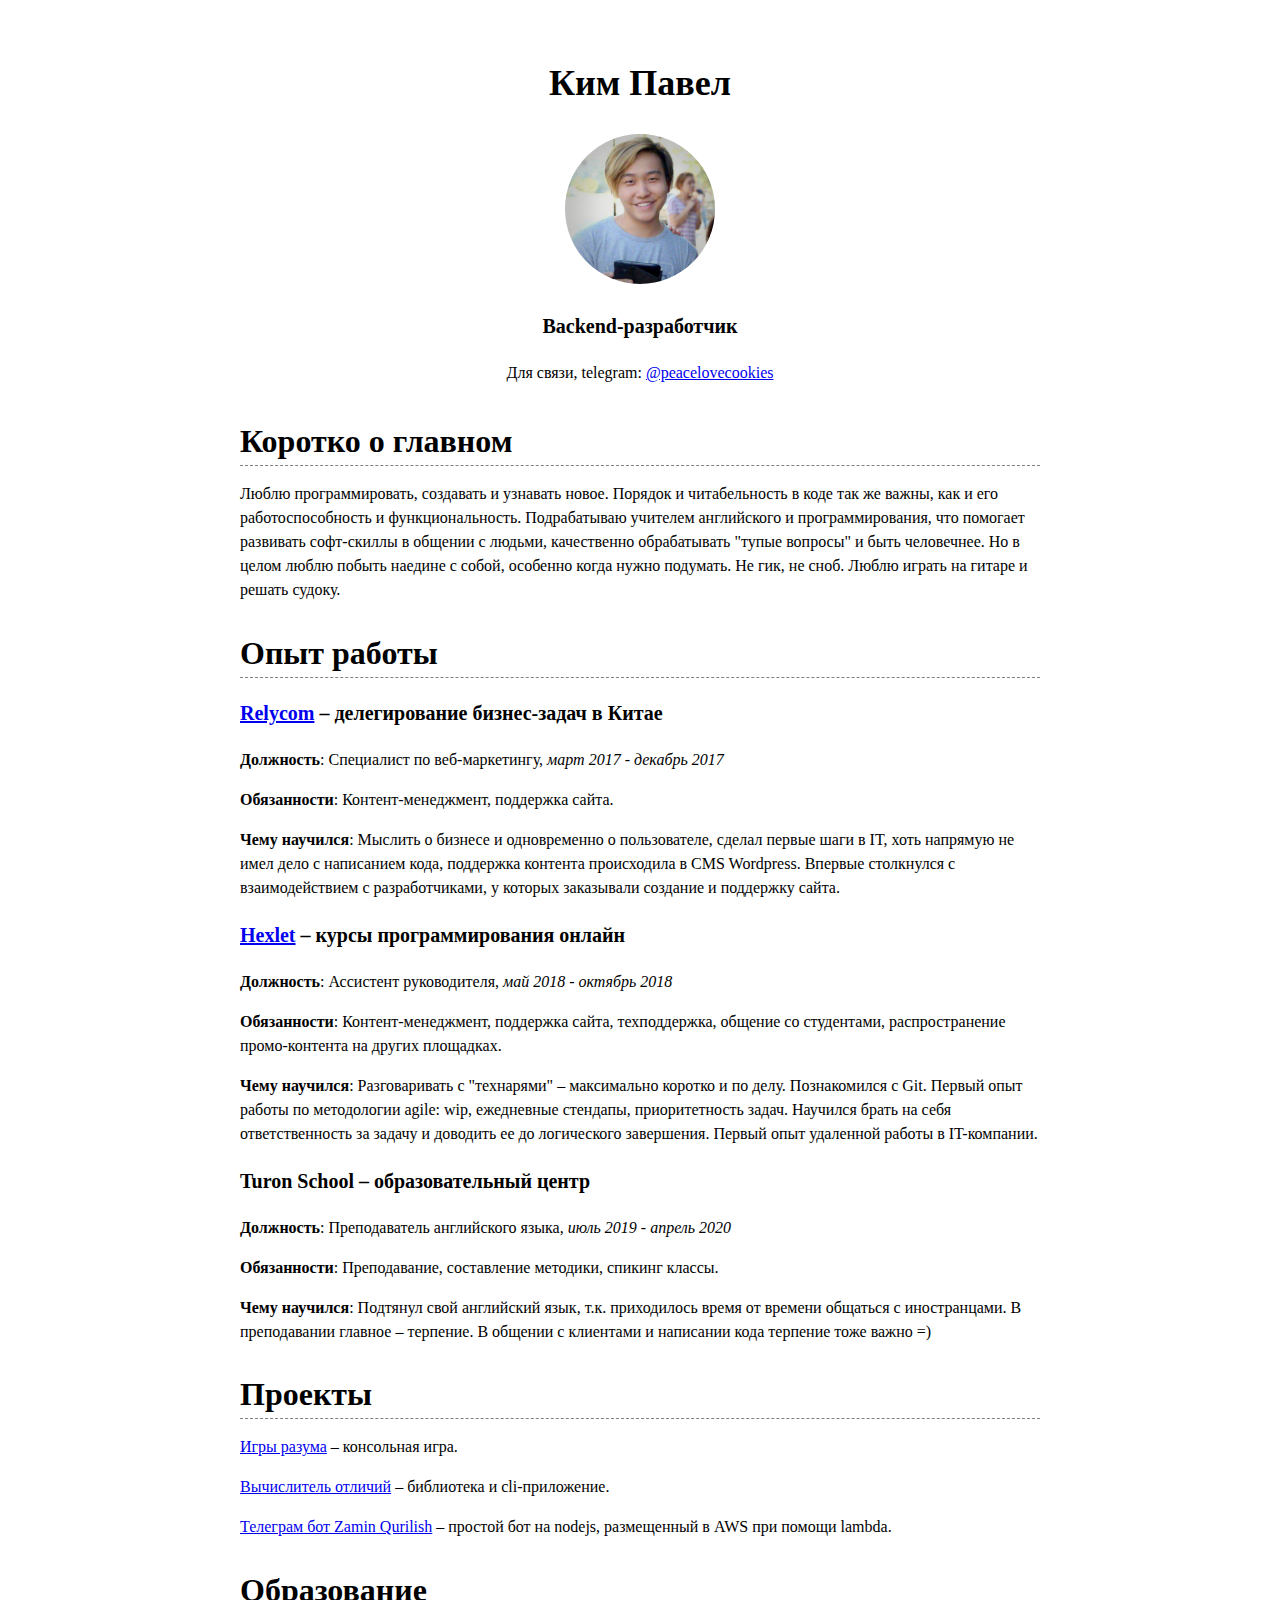
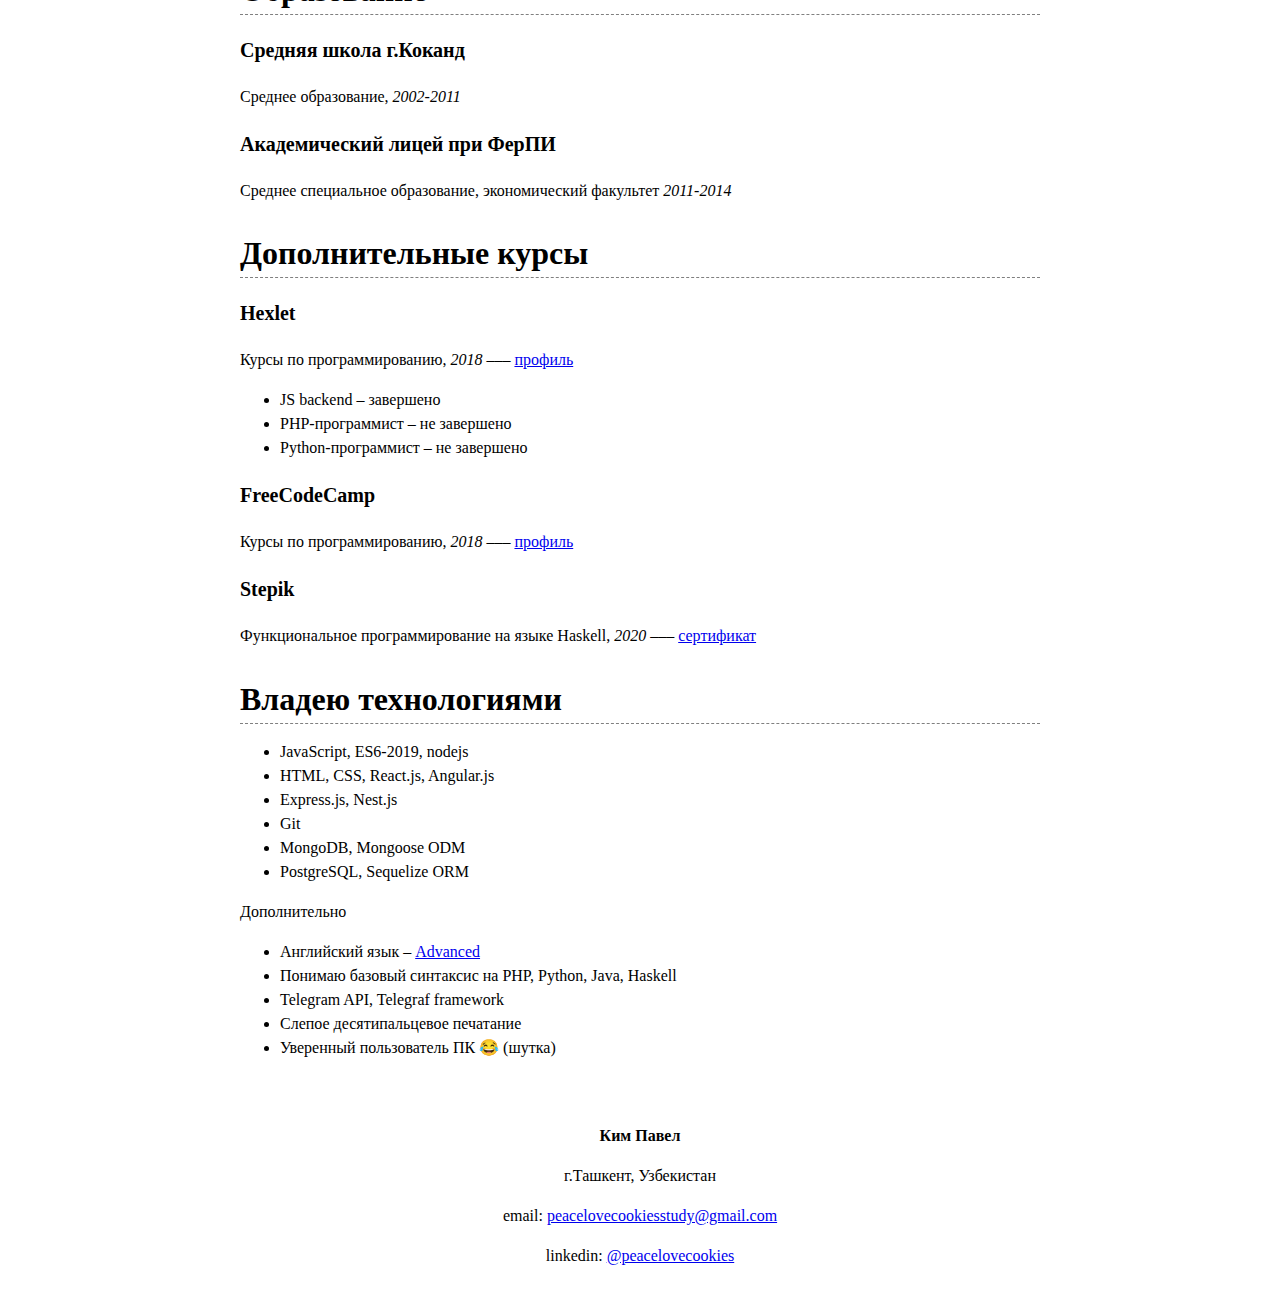
<file: index.html>
<!DOCTYPE html>
<html>
    <head>
        <meta charset="UTF-8">
        <link rel="stylesheet" href="style.css">
        <title>Резюме</title>
    </head>

    <body>
        <div id="header">
            <h1>Ким Павел</h1>
            <img src="avatar.jpg">
            <h3>Backend-разработчик</h3>
            <p>Для связи, telegram: <a href="https://t.me/peacelovecookies">@peacelovecookies</a></p>
        </div>

        <div id="main">
            <h2>Коротко о главном</h2>
                <p>Люблю программировать, создавать и узнавать новое. Порядок и читабельность в коде так же важны, как и его работоспособность
                и функциональность. Подрабатываю учителем английского и программирования, что помогает развивать софт-скиллы в общении с людьми,
                качественно обрабатывать "тупые вопросы" и быть человечнее. Но в целом люблю побыть наедине с собой, особенно когда нужно подумать.
                Не гик, не сноб. Люблю играть на гитаре и решать судоку.</p>

            <h2>Опыт работы</h2>
                <h3><a href="https://relycom.net/ru">Relycom</a> – делегирование бизнес-задач в Китае</h3>
                <p><b>Должность</b>: Специалист по веб-маркетингу, <i>март 2017 - декабрь 2017</i></p>
                <p><b>Обязанности</b>: Контент-менеджмент, поддержка сайта.</p>
                <p><b>Чему научился</b>: Мыслить о бизнесе и одновременно о пользователе, сделал первые шаги в IT, хоть напрямую не имел дело с
                написанием кода, поддержка контента происходила в CMS Wordpress. Впервые столкнулся с взаимодействием с разработчиками, у которых
                заказывали создание и поддержку сайта.</p>

                <h3><a href="https://ru.hexlet.io/pages/about">Hexlet</a> – курсы программирования онлайн</h3>
                <p><b>Должность</b>: Ассистент руководителя, <i> май 2018 - октябрь 2018</i></p>
                <p><b>Обязанности</b>: Контент-менеджмент, поддержка сайта, техподдержка, общение со студентами, распространение промо-контента на
                других площадках.</p>
                <p><b>Чему научился</b>: Разговаривать с "технарями" – максимально коротко и по делу. Познакомился с Git. Первый опыт работы по
                методологии agile: wip, ежедневные стендапы, приоритетность задач. Научился брать на себя ответственность за задачу и доводить ее до логического завершения.
                Первый опыт удаленной работы в IT-компании.</p>

                <h3>Turon School – образовательный центр</h3>
                <p><b>Должность</b>: Преподаватель английского языка, <i> июль 2019 - апрель 2020</i></p>
                <p><b>Обязанности</b>: Преподавание, составление методики, спикинг классы.</p>
                <p><b>Чему научился</b>: Подтянул свой английский язык, т.к. приходилось время от времени общаться с иностранцами.
                В преподавании главное – терпение. В общении с клиентами и написании кода терпение тоже важно =)</p>

            <h2>Проекты</h2>
                <p><a href="https://www.npmjs.com/plc_brain_games">Игры разума</a> – консольная игра.</p>
                <p><a href="https://www.npmjs.com/package/plc_gendiff">Вычислитель отличий</a> – библиотека и cli-приложение.</p>
                <p><a href="https://github.com/peacelovecookies/zqbot">Телеграм бот Zamin Qurilish</a> – простой бот на nodejs, размещенный в AWS при помощи lambda.</p>

            <h2>Образование</h2>
                <h3>Средняя школа г.Коканд</h3>
                <p>Среднее образование, <i>2002-2011</i></p>

                <h3>Академический лицей при ФерПИ</h3>
                <p>Среднее специальное образование, экономический факультет <i>2011-2014</i></p>

            <h2>Дополнительные курсы</h2>
                <h3>Hexlet</h3>
                <p>Курсы по программированию, <i>2018</i> ––– <a href="https://ru.hexlet.io/u/peacelovecookies">профиль</a></p>
                <ul>
                    <li>JS backend – завершено</li>
                    <li>PHP-программист – не завершено</li>
                    <li>Python-программист – не завершено</li>
                </ul>

                <h3>FreeCodeCamp</h3>
                <p>Курсы по программированию, <i>2018</i> ––– <a href="https://www.freecodecamp.org/peacelovecookies">профиль</a></p>

                <h3>Stepik</h3>
                <p>Функциональное программирование на языке Haskell, <i>2020</i> ––– <a href="https://stepik.org/cert/907023">сертификат</a></p>

            <h2>Владею технологиями</h2>
            <ul>
                <li>JavaScript, ES6-2019, nodejs</li>
                <li>HTML, CSS, React.js, Angular.js</li>
                <li>Express.js, Nest.js</li>
                <li>Git</li>
                <li>MongoDB, Mongoose ODM</li>
                <li>PostgreSQL, Sequelize ORM</li>
            </ul>

            <p>Дополнительно</p>
            <ul>
                <li>Английский язык – <a href="https://www.efset.org/cert/cdt4Pa">Advanced</a></li>
                <li>Понимаю базовый синтаксис на PHP, Python, Java, Haskell</li>
                <li>Telegram API, Telegraf framework</li>
                <li>Слепое десятипальцевое печатание</li>
                <li>Уверенный пользователь ПК 😂 (шутка)</li>
            </ul>
        </div>

        <div id="footer">
            <p><b>Ким Павел</b></p>
            <p>г.Ташкент, Узбекистан</p>
            <p>email: <a href="mailto:peacelovecookiesstudy@gmail.com">peacelovecookiesstudy@gmail.com</a></p>
            <p>linkedin: <a href="https://www.linkedin.com/in/peacelovecookies/">@peacelovecookies</a></p>
        </div>

    </body>
</html>
</file>
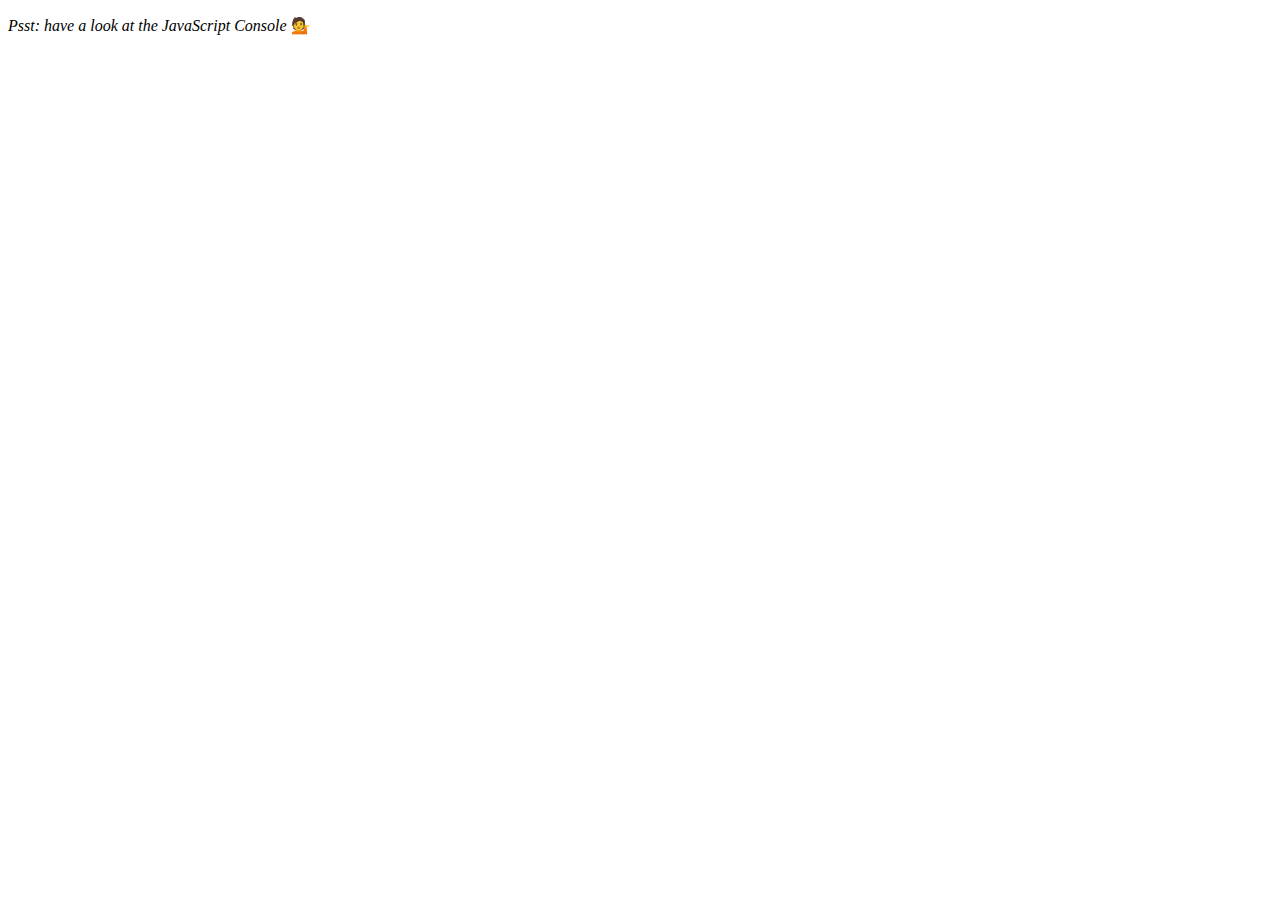
<file: portfolio/Array-cardio-day1/index.html>
<!DOCTYPE html>
<html lang="en">
  <head>
    <meta charset="UTF-8">
    <title>Array Cardio. Day 1 💪</title>
  </head>
  <body>
    <p><em>Psst: have a look at the JavaScript Console</em> 💁</p>
    <script>
      // Get your shorts on - this is an array workout!
      // ## Array Cardio Day 1

      // Some data we can work with:
      const inventors = [
        { first: 'Albert', last: 'Einstein', year: 1879, passed: 1955 },
        { first: 'Isaac', last: 'Newton', year: 1643, passed: 1727 },
        { first: 'Galileo', last: 'Galilei', year: 1564, passed: 1642 },
        { first: 'Marie', last: 'Curie', year: 1867, passed: 1934 },
        { first: 'Johannes', last: 'Kepler', year: 1571, passed: 1630 },
        { first: 'Nicolaus', last: 'Copernicus', year: 1473, passed: 1543 },
        { first: 'Max', last: 'Planck', year: 1858, passed: 1947 },
        { first: 'Katherine', last: 'Blodgett', year: 1898, passed: 1979 },
        { first: 'Ada', last: 'Lovelace', year: 1815, passed: 1852 },
        { first: 'Sarah E.', last: 'Goode', year: 1855, passed: 1905 },
        { first: 'Lise', last: 'Meitner', year: 1878, passed: 1968 },
        { first: 'Hanna', last: 'Hammarström', year: 1829, passed: 1909 }
      ];
      
      const people = ['Beck, Glenn', 'Becker, Carl', 'Beckett, Samuel', 'Beddoes, Mick', 'Beecher, Henry', 'Beethoven, Ludwig', 'Begin, Menachem', 'Belloc, Hilaire', 'Bellow, Saul', 'Benchley, Robert', 'Benenson, Peter', 'Ben-Gurion, David', 'Benjamin, Walter', 'Benn, Tony', 'Bennington, Chester', 'Benson, Leana', 'Bent, Silas', 'Bentsen, Lloyd', 'Berger, Ric', 'Bergman, Ingmar', 'Berio, Luciano', 'Berle, Milton', 'Berlin, Irving', 'Berne, Eric', 'Bernhard, Sandra', 'Berra, Yogi', 'Berry, Halle', 'Berry, Wendell', 'Bethea, Erin', 'Bevan, Aneurin', 'Bevel, Ken', 'Biden, Joseph', 'Bierce, Ambrose', 'Biko, Steve', 'Billings, Josh', 'Biondo, Frank', 'Birrell, Augustine', 'Black, Elk', 'Blair, Robert', 'Blair, Tony', 'Blake, William'];

      // Array.prototype.filter()
      // 1. Filter the list of inventors for those who were born in the 1500's
      const wasBornInFifteens = inventors.filter(inventor => inventor.year >= 1500 && inventor.year < 1600);
      
      // Array.prototype.map()
      // 2. Give us an array of the inventors' first and last names
      const onlyNames = inventors.map(inventor => `${inventor.first} ${inventor.last}`);
      
      // Array.prototype.sort()
      // 3. Sort the inventors by birthdate, oldest to youngest
      const sortedByBirthYear = inventors.sort((inventor1, inventor2) => inventor1.year > inventor2.year);
      
      // Array.prototype.reduce()
      // 4. How many years did all the inventors live?
      const totalAges = inventors.reduce((acc, inventor) => (inventor.passed - inventor.year) + acc, 0);

      // 5. Sort the inventors by years lived
      const sortedByYearsLived = inventors.sort((inventor1, inventor2) => (inventor1.passed - inventor1.year) < (inventor2.passed - inventor2.year));

      // 6. create a list of Boulevards in Paris that contain 'de' anywhere in the name
      // https://en.wikipedia.org/wiki/Category:Boulevards_in_Paris
      
      /*
      const category = document.querySelector('.mw-category');
      const links = Array.from(category.querySelectorAll('a'));
      const containsDe = links.filter(link => /de/.test(link.textContent));
      */

      // 7. sort Exercise
      // Sort the people alphabetically by last name
      const sortedByLastName = people.sort((first, next) => {
        [lastname1, firstname1] = first.split(', ');
        [lastname2, firstname2] = next.split(', ');

        return (lastname1 > lastname2) ? 1 : -1;
      });

      // 8. Reduce Exercise
      // Sum up the instances of each of these
      const data = ['car', 'car', 'truck', 'truck', 'bike', 'walk', 'car', 'van', 'bike', 'walk', 'car', 'van', 'car', 'truck' ];
      const transoprtation = data.reduce((acc, item) => {
        if (!acc[item]) {
          acc[item] = 1;
        } else {
          acc[item] += 1;
        }
        return acc;
      }, {});
    </script>
  </body>
</html>
</file>
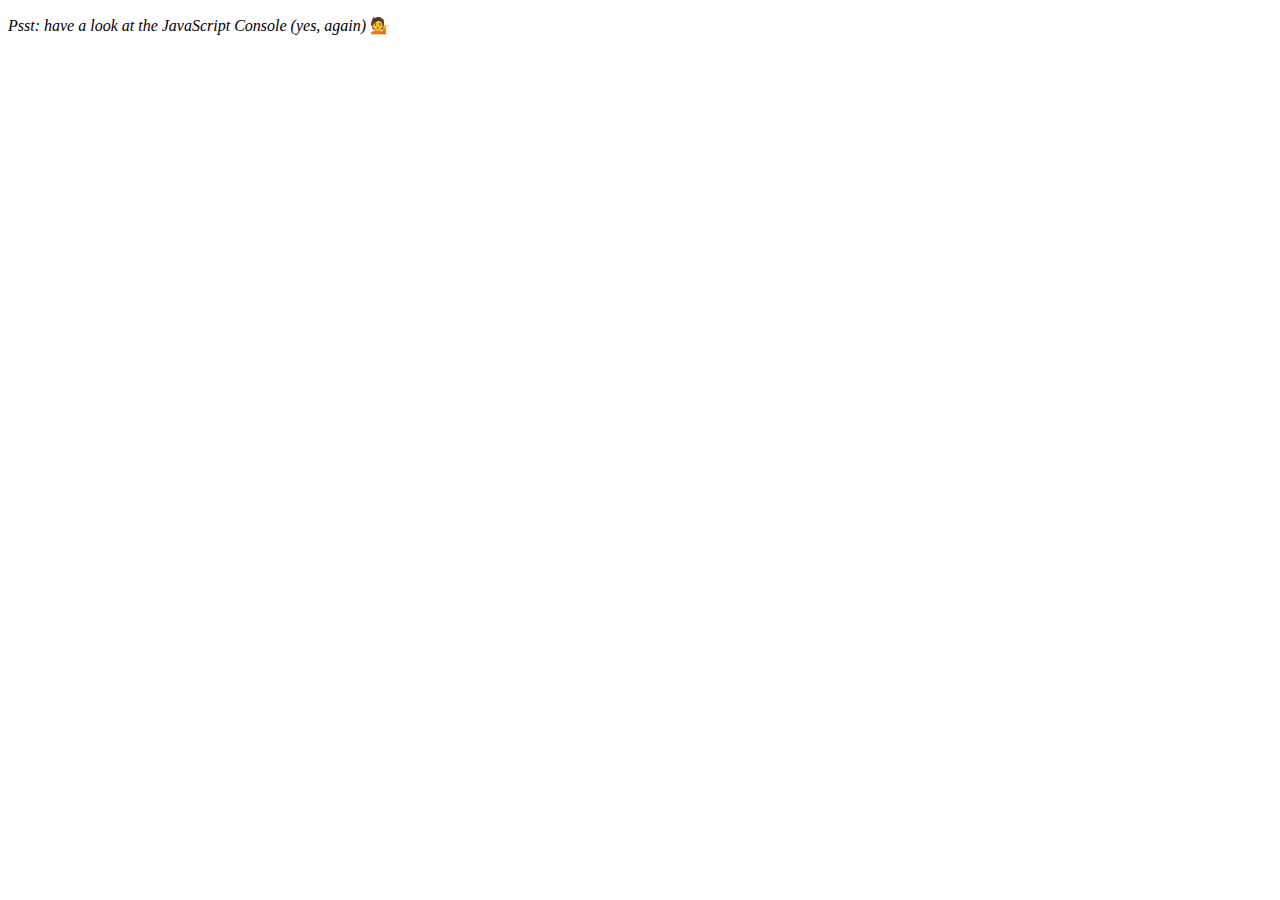
<file: portfolio/Array-cardio-day2/index.html>
<!DOCTYPE html>
<html lang="en">
  <head>
    <meta charset="UTF-8">
    <title>Array Cardio 💪💪</title>
  </head>
  <body>
    <p><em>Psst: have a look at the JavaScript Console (yes, again)</em> 💁</p>
    <script>
      // ## Array Cardio Day 2
      const people = [
        { name: 'Wes', year: 1988 },
        { name: 'Kait', year: 1986 },
        { name: 'Irv', year: 1970 },
        { name: 'Lux', year: 2015 }
      ];
      const comments = [
        { text: 'Love this!', id: 523423 },
        { text: 'Super good', id: 823423 },
        { text: 'You are the best', id: 2039842 },
        { text: 'Ramen is my fav food ever', id: 123523 },
        { text: 'Nice Nice Nice!', id: 542328 }
      ];
      // Some and Every Checks
      // Array.prototype.some() // is at least one person 19 or older?
      const isSomeoneAdult = people.some(person => {
        const currentYear = (new Date()).getFullYear();
        return (currentYear - person.year) >= 19;
      });

      // Array.prototype.every() // is everyone 19 or older?
      const isEveryoneSAdult = people.every(person => {
        const currentYear = (new Date()).getFullYear();
        return (currentYear - person.year) >= 19;
      });

      // Array.prototype.find()
      // Find is like filter, but instead returns just the one you are looking for
      // find the comment with the ID of 823423
      const comment = comments.find(comment => (comment.id === 823423));

      // Array.prototype.findIndex()
      // Find the comment with this ID
      // delete the comment with the ID of 823423
      const index = comments.findIndex(comment => comment.id === 823423);
      const newComments = [
        ...comments.slice(0, index),
        ...comments.slice(index + 1),
      ];
    </script>
  </body>
</html>
</file>
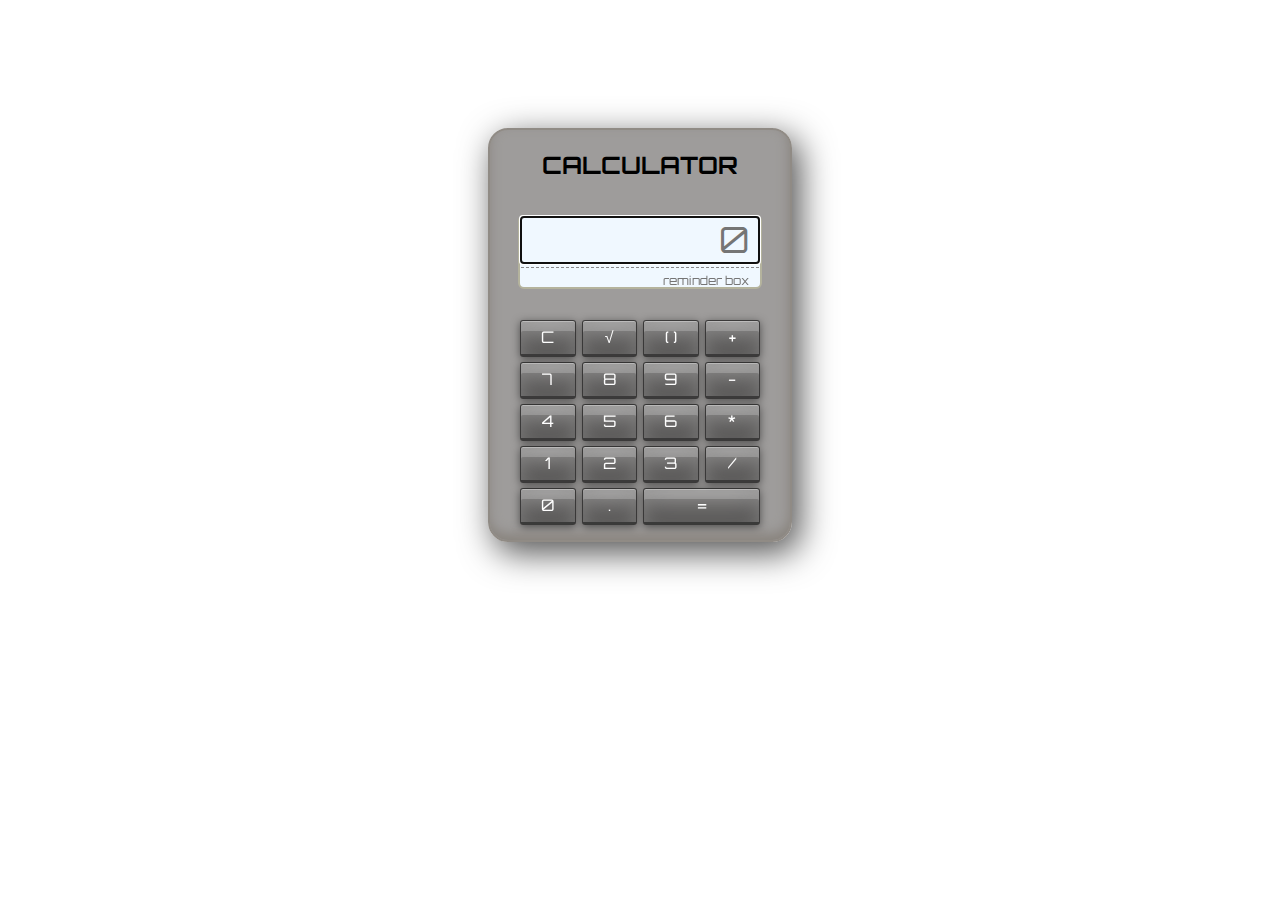
<file: portfolio/calculator/index.html>
<!DOCTYPE html>
<html>
  <head>
    <meta charset="utf-8">
    <meta name="viewport" content="width=device-width, initial-scale=1">
    <title>Calculator</title>
    <link rel="stylesheet" href="style.css">
    <script src="https://ajax.googleapis.com/ajax/libs/jquery/3.3.1/jquery.min.js"></script>
    <!-- <script src="jquery.textfill.js" ></script> -->
    <script src="script.js"></script>
  </head>
  <body>
    <div class="calculator">
      <div class="container">
        
        <h4>CALCULATOR</h4>
        
        <div class="input-box">
          <input class="input" id="entry" type="text" placeholder="0" value="" autofocus>
          <input class="input" id="reminder" type="text" value="" placeholder="reminder box" disabled>
        </div>
        
        <div class="buttons-box">
          <button class="all-clear" type="button">C</button>
          <button class="sqrt">√</button>
          <button class="brackets">( )</button>
          <button class="operator">+</button>

          <button class="number">7</button>
          <button class="number">8</button>
          <button class="number">9</button>
          <button class="operator">-</button>

          

          <button class="number">4</button>
          <button class="number">5</button>
          <button class="number">6</button>
          <button class="operator">*</button>

          

          <button class="number">1</button>
          <button class="number">2</button>
          <button class="number">3</button>
          <button class="operator">/</button>


          <button class="number">0</button>
          <button class="dec-point">.</button>
          <button class="equalButton">=</button>
        </div>
      </div>
    </div>
    
    <!-- scripts -->
    
    <!--
    <script>
      function update() {
        var size = parseInt($('#input').val(), 10);
        if (!isNaN(size)) {
          $('.dyntextval').html($('#input').val());
          $('.jtextfill').textfill({debug: true, maxFontPixels: size});
        }
      }

      $(function () {
        $('#maxsize').keyup(update);
        $('#dyntext').keyup(update);
        update()
      });
    </script>
    -->
  </body>
</html>
</file>
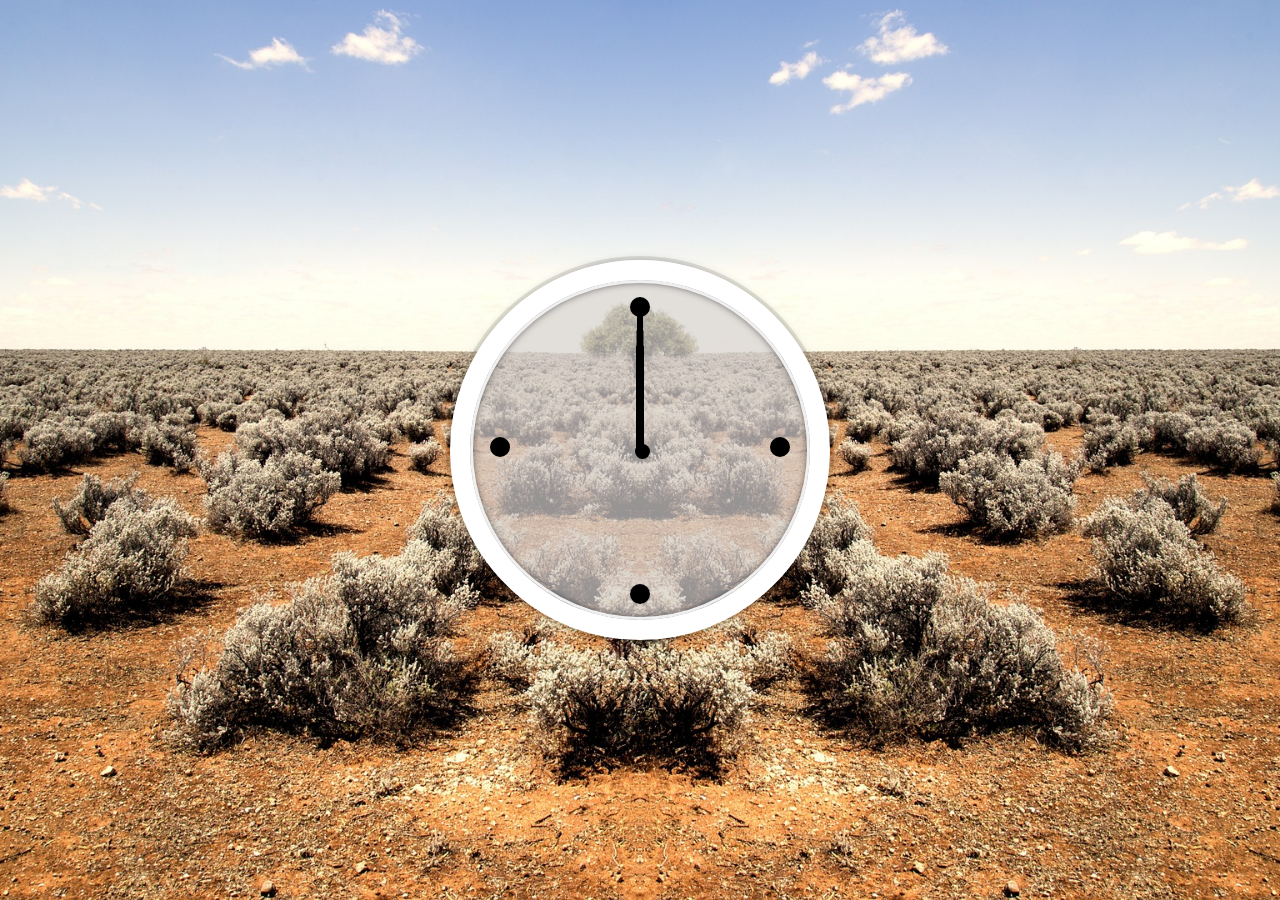
<file: portfolio/css-js-clock/index.html>
<!DOCTYPE html>
<html lang="en">
		<head>
		  <meta charset="UTF-8">
		  <title>JS + CSS Clock</title>
		  <link rel="stylesheet" href="style.css">
		</head>
	<body>


	    <div class="clock">
	      <div class="clock-face">
	        <div class="hand hour-hand"></div>
	        <div class="hand min-hand"></div>
	        <div class="hand second-hand"></div>
			<div class="number zero-point"></div>
			<div class="number three-point"></div>
			<div class="number six-point"></div>
			<div class="number nine-point"></div>	
			<div class="center"></div>
	      </div>
		</div>

		<script>
			const secondHand = document.querySelector('.second-hand');
			const minHand = document.querySelector('.min-hand');
			const hourHand = document.querySelector('.hour-hand');
			function setDate() {
				const now = new Date();

				const seconds = now.getSeconds();
				const secondsDegrees = ((seconds / 60) * 360) + 90;
				secondHand.style.transform = `rotate(${secondsDegrees}deg)`;

				if (seconds === 59) {
					secondHand.style.transition = 'none';
				} else if (seconds === 1) {
					secondHand.style.transition = 'cubic-bezier(.1, 3, .5, 1.5) 0.06s';
				}

				const mins = now.getMinutes();
				const minsDegrees = ((mins / 60) * 360) + 90;
				minHand.style.transform = `rotate(${minsDegrees}deg)`;

				if (mins === 59) {
					minHand.style.transition = 'none';
					hourHand.style.transition = 'none';
				} else if (mins === 1) {
					minHand.style.transition = 'cubic-bezier(.1, 3, .5, 1.5) 0.06s';
					hourHand.style.transition = 'cubic-bezier(.1, 3, .5, 1.5) 0.06s';
				}

				const hours = now.getHours();
				const hoursDegrees = ((hours / 12) * 360) + 90;
				hourHand.style.transform = `rotate(${hoursDegrees}deg)`;
			}

			setInterval(setDate, 1000);
		</script>
	</body>
</html>
</file>
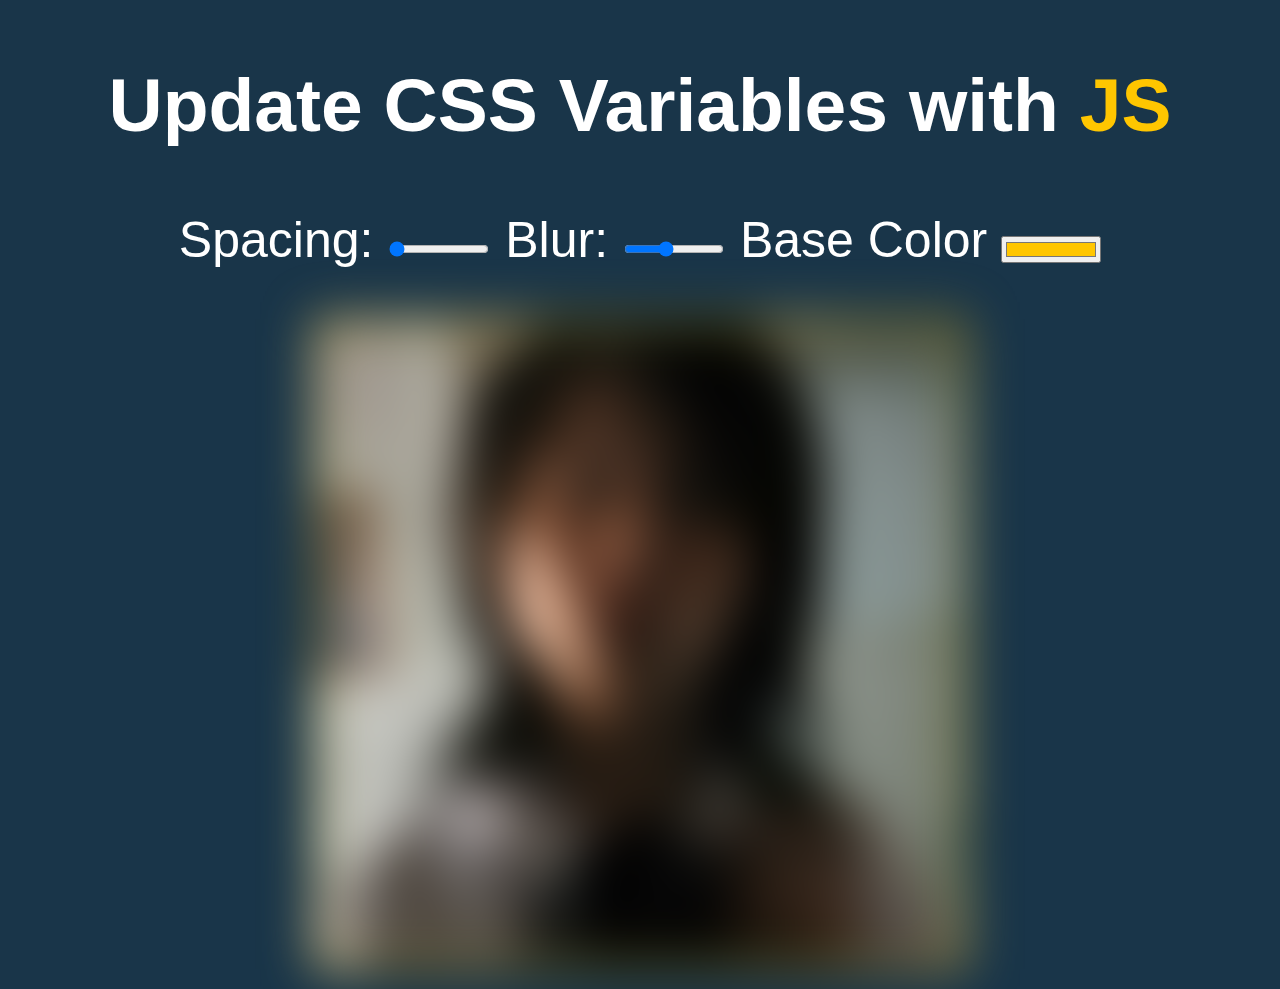
<file: portfolio/CSS-Variables/index.html>
<!DOCTYPE html>
<html lang="en">
  <head>
    <meta charset="UTF-8">
    <title>Scoped CSS Variables and JS</title>
    <link rel="stylesheet" href="style.css">
  </head>

  <body>
    <h2>Update CSS Variables with <span class='hl'>JS</span></h2>

    <div class="controls">
      <label for="spacing">Spacing:</label>
      <input id="spacing" type="range" name="spacing" min="10" max="200" value="10" data-sizing="px">

      <label for="blur">Blur:</label>
      <input id="blur" type="range" name="blur" min="0" max="25" value="10" data-sizing="px">

      <label for="base">Base Color</label>
      <input id="base" type="color" name="base" value="#ffc600">
    </div>

    <img src="img/wut.jpg">

    <script>
      const inputs = document.querySelectorAll('.controls input')

      function handleUpdate() {
        const suffix = this.dataset.sizing || '';

        document.documentElement.style.setProperty(`--${this.name}`, `${this.value}${suffix}`);
      }

      inputs.forEach(input => input.addEventListener('change', handleUpdate));
      inputs.forEach(input => input.addEventListener('mousemove', handleUpdate));
    </script>
  </body>
</html>
</file>
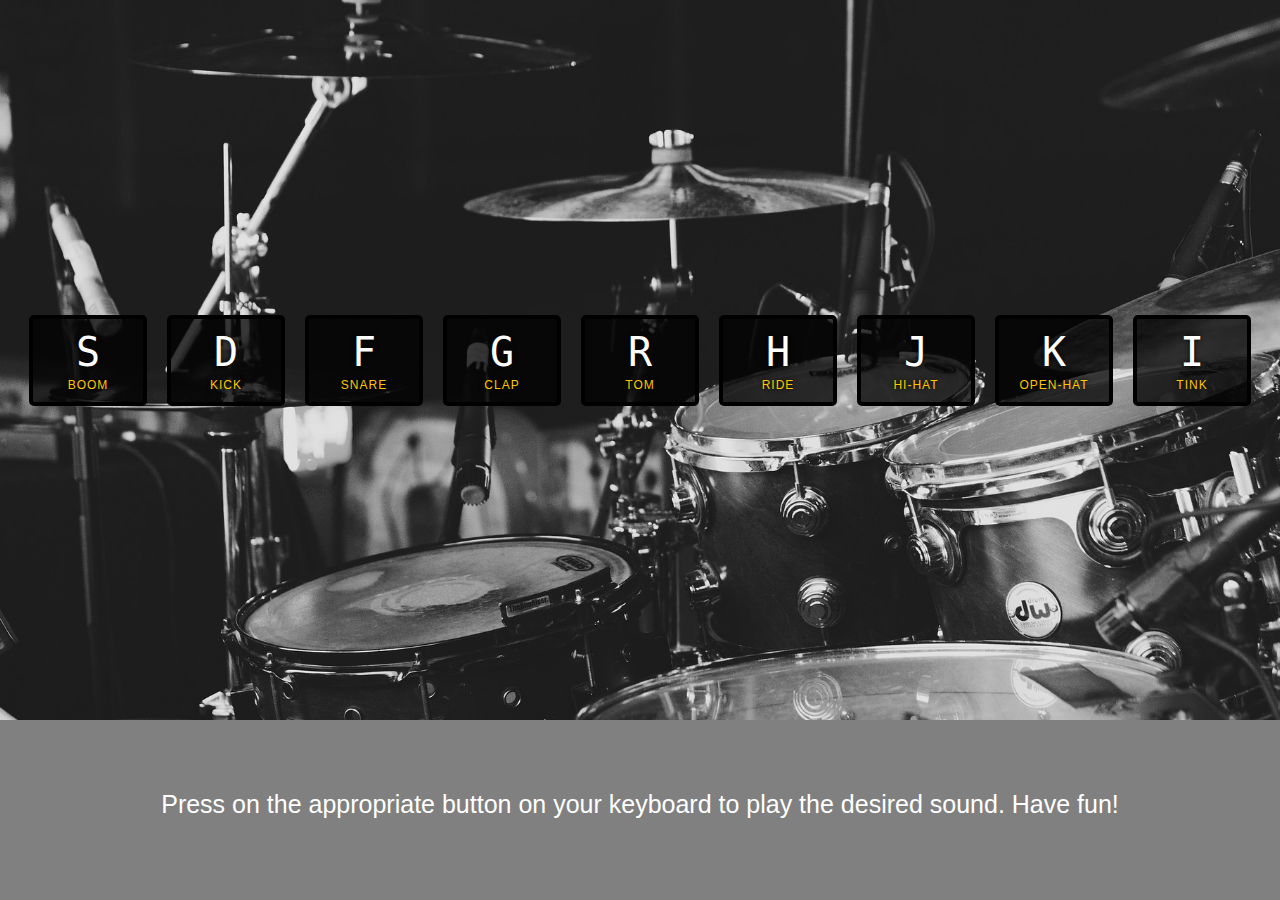
<file: portfolio/drum-kit/index.html>
<!DOCTYPE html>
<html lang="en">
<head>
  <meta charset="UTF-8">
  <title>plain JS Drum Kit</title>
  <link rel="stylesheet" href="style.css">
</head>
<body>

  <!-- drums -->
  <div class="keys">
    <div data-key="83" class="key">
      <kbd>S</kbd>
      <span class="sound">boom</span>
    </div>
    <div data-key="68" class="key">
      <kbd>D</kbd>
      <span class="sound">kick</span>
    </div>
    <div data-key="70" class="key">
      <kbd>F</kbd>
      <span class="sound">snare</span>
    </div>
    <div data-key="71" class="key">
      <kbd>G</kbd>
      <span class="sound">clap</span>
    </div>
    <div data-key="82" class="key">
      <kbd>R</kbd>
      <span class="sound">tom</span>
    </div>
    <!-- cymbals -->
    <div data-key="72" class="key">
      <kbd>H</kbd>
      <span class="sound">ride</span>
    </div>
    <div data-key="74" class="key">
      <kbd>J</kbd>
      <span class="sound">hi-hat</span>
    </div>
    <div data-key="75" class="key">
      <kbd>K</kbd>
      <span class="sound">open-hat</span>
    </div>
    <div data-key="73" class="key">
      <kbd>I</kbd>
      <span class="sound">tink</span>
    </div>
  </div>

  <footer>
    <div id="instruction"><p>Press on the appropriate button on your keyboard to play the desired sound. Have fun!</p></div>
  </footer>

  <!-- drums -->
  <audio data-key="83" src="sounds/boom.wav"></audio>
  <audio data-key="68" src="sounds/kick.wav"></audio>
  <audio data-key="70" src="sounds/snare.wav"></audio>
  <audio data-key="71" src="sounds/clap.wav"></audio>
  <audio data-key="82" src="sounds/tom.wav"></audio>
  <!-- cymbals -->
  <audio data-key="72" src="sounds/ride.wav"></audio>
  <audio data-key="74" src="sounds/hihat.wav"></audio>
  <audio data-key="75" src="sounds/openhat.wav"></audio>
  <audio data-key="73" src="sounds/tink.wav"></audio>

<script>
  function playSound(e) {
    const audio = document.querySelector(`audio[data-key="${e.keyCode}"]`);
    const key = document.querySelector(`.key[data-key="${e.keyCode}"]`);
    if (!audio) return;
    audio.currentTime = 0;
    audio.play();
    key.classList.add('playing');
  }

  function removeTransition(e) {
    if (e.propertyName !== 'transform') return;
    this.classList.remove('playing');
  }

  const keys = document.querySelectorAll('.key');
  keys.forEach(key => key.addEventListener('transitionend', removeTransition));
  window.addEventListener('keydown', playSound);
</script>


</body>
</html>
</file>
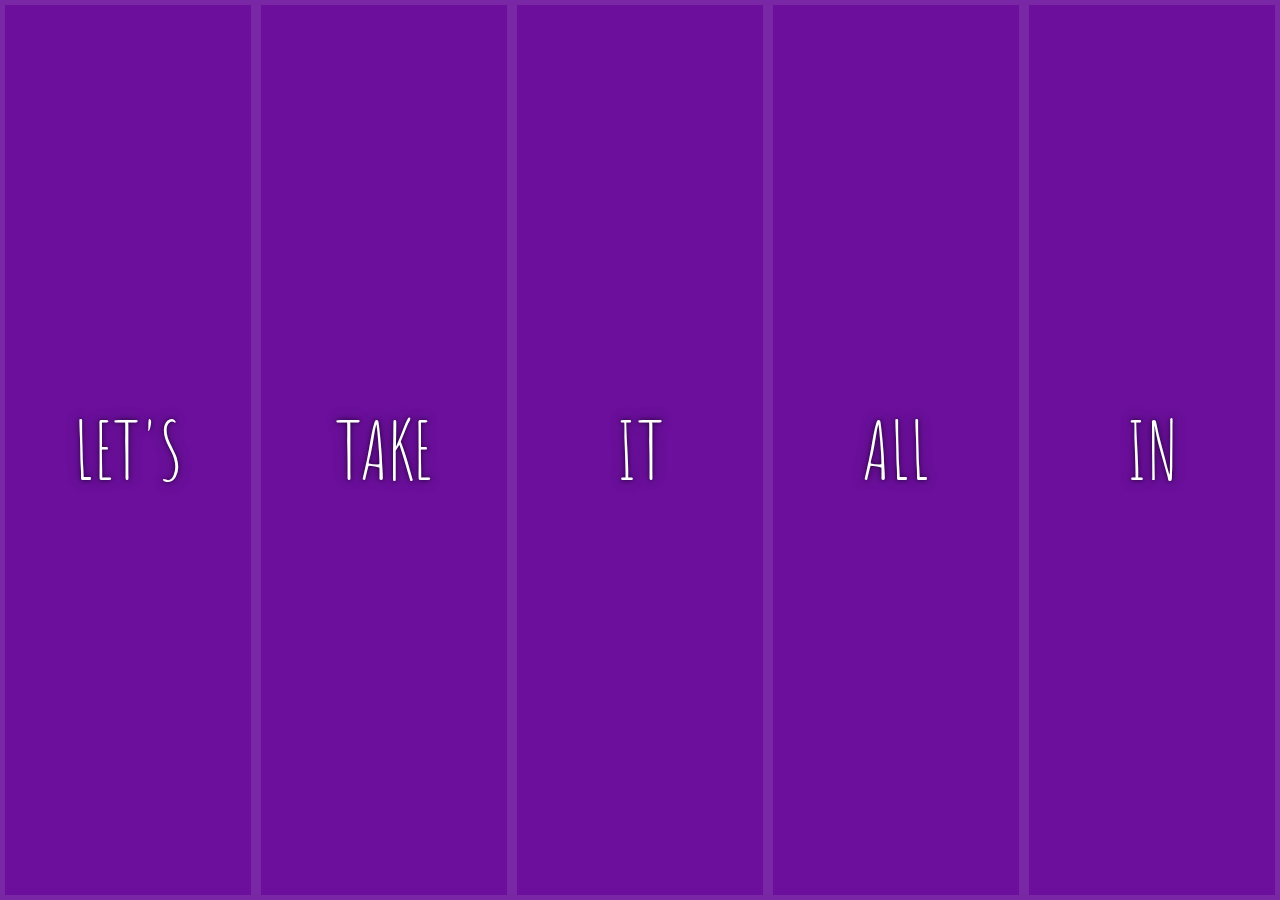
<file: portfolio/flex-panel-gallery/index.html>
<!DOCTYPE html>
<html lang="en">
  <head>
    <meta charset="UTF-8">
    <title>Flex Panels 💪</title>
    <link href='https://fonts.googleapis.com/css?family=Amatic+SC' rel='stylesheet' type='text/css'>
    <link rel='stylesheet' href='style.css'>
  </head>

  <body>   
    <div class="panels">
      <div class="panel panel1">
        <p>Hey</p>
        <p>Let's</p>
        <p>Dance</p>
      </div>
      <div class="panel panel2">
        <p>Give</p>
        <p>Take</p>
        <p>Receive</p>
      </div>
      <div class="panel panel3">
        <p>Experience</p>
        <p>It</p>
        <p>Today</p>
      </div>
      <div class="panel panel4">
        <p>Give</p>
        <p>All</p>
        <p>You can</p>
      </div>
      <div class="panel panel5">
        <p>Life</p>
        <p>In</p>
        <p>Motion</p>
      </div>
    </div>

    <script>
      const panels = document.querySelectorAll('.panel');

      function toggleOpen() {
        this.classList.toggle('open');
      }

      function toggleOpenActive(e) {
        if (e.propertyName.includes('flex')) {
          this.classList.toggle('open-active');
        }
      }

      panels.forEach(panel => panel.addEventListener('click', toggleOpen));
      panels.forEach(panel => panel.addEventListener('transitionend', toggleOpenActive));
    </script>



  </body>
</html>
</file>
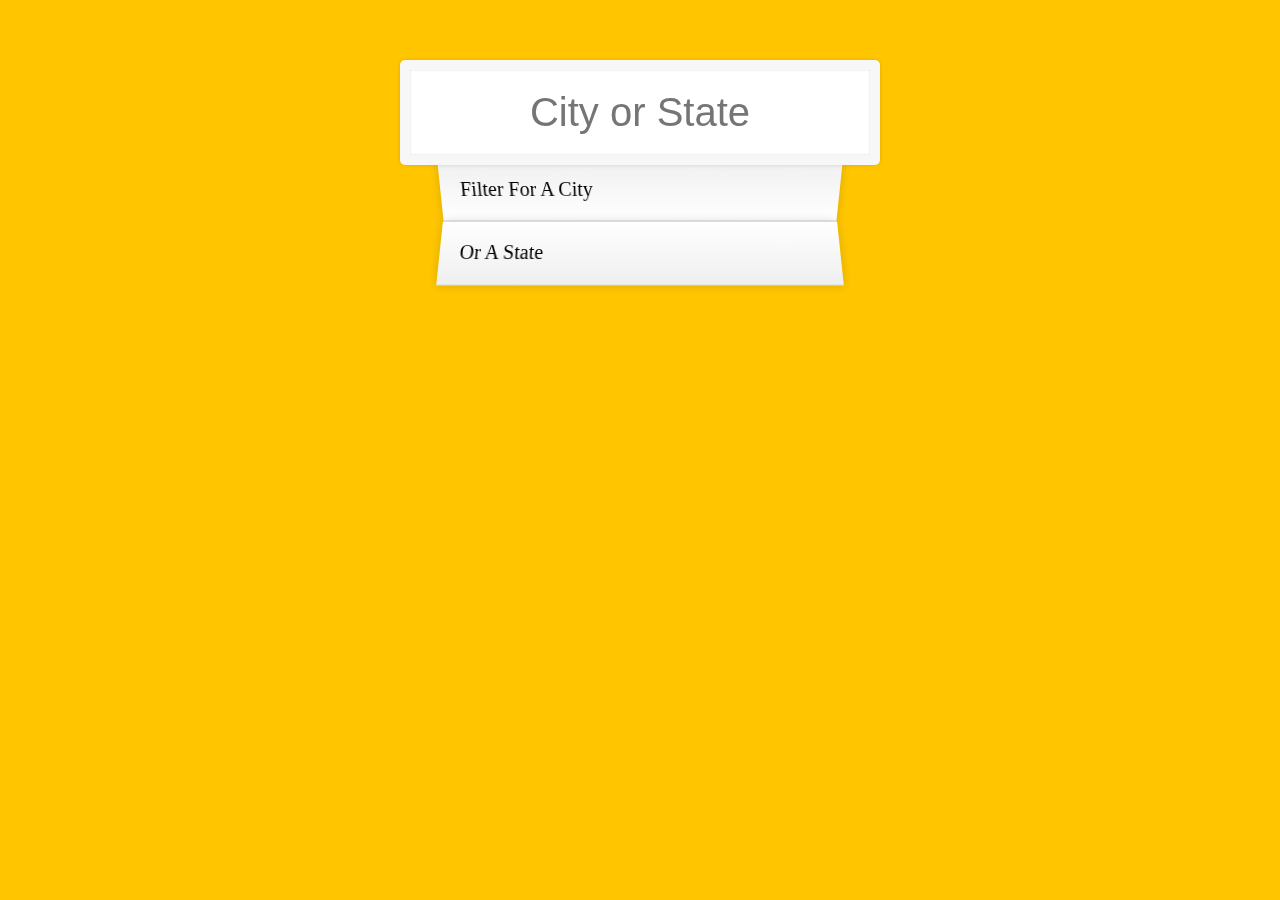
<file: portfolio/type-ahead/index.html>
<!DOCTYPE html>
<html lang="en">
  <head>
    <meta charset="UTF-8">
    <title>Type Ahead 👀</title>
    <link rel="stylesheet" href="style.css">
  </head>

  <body>
    <form class="search-form">
      <input type="text" class="search" placeholder="City or State">
      <ul class="suggestions">
        <li>Filter for a city</li>
        <li>or a state</li>
      </ul>
    </form>

    <script>
      const endpoint = 'https://gist.githubusercontent.com/Miserlou/c5cd8364bf9b2420bb29/raw/2bf258763cdddd704f8ffd3ea9a3e81d25e2c6f6/cities.json';

      const cities = [];

      fetch(endpoint)
        .then(blob => blob.json())
        .then(data => cities.push(...data));

      function numberWithCommas(num) {
        return num.toString().replace(/\B(?=(\d{3})+(?!\d))/g, ',');
      }

      function findMatches(wordToMatch, cities) {
        return cities.filter(place => {
          const regex = new RegExp(wordToMatch, 'gi')
          return place.city.match(regex) || place.state.match(regex);
        });
      }

      function displayMatches() {
        const matchArray = findMatches(this.value, cities);
        const html = matchArray.map(place => {
          const regex = new RegExp(this.value, 'gi');
          const highlightedCityName = place.city.replace(regex, `<span class="hl">${this.value}</span>`);
          const highlightedStateName = place.state.replace(regex, `<span class="hl">${this.value}</span>`);
          return `
            <li>
              <span class='name'>${highlightedCityName}, ${highlightedStateName}</span>
              <span class='population'>${numberWithCommas(place.population)}</span>
            </li>
          `
        }).join('');

        suggestions.innerHTML = html;
      }

      const searchInput = document.querySelector('.search');
      const suggestions = document.querySelector('.suggestions');

      searchInput.addEventListener('change', displayMatches);
      searchInput.addEventListener('keyup', displayMatches);

    </script>
  </body>
</html>
</file>
<file: style.css>
body {
  font-family: Georgia;
  font-size: 16px;
  margin: 0 auto;   /* center content */
  max-width: 800px; /* limit width */
  line-height: 1.5;
  padding-top: 32px;
  padding-bottom: 32px;
}

p {
    margin-bottom: 12px;
}

h1-3 {
    font-weight: 400;
    margin-bottom: 0;
}

h1 {
    font-size: 36px;
}

h2 {
    font-size: 32px;
    border-bottom: 1px dashed grey;
    margin-bottom: 8px;
}

h3 {
    font-size: 20px;
}

#header {
    margin-bottom: 32px;
    text-align: center;
}

#header img {
    height: 150px;
    width: 150px;
    border-radius: 50%;
}

#footer {
    margin-top: 64px;
    text-align: center;
}
</file>
<file: portfolio/calculator/style.css>
/* Fonts from Google Fonts - more at https://fonts.google.com */
@import url('https://fonts.googleapis.com/css?family=Orbitron');

html {
  box-sizing: border-box;
}

*, *:befor, *:after {
  box-sizing: inherit;
}

body {
  font-family: 'Orbitron', sans-serif;
  font-size: 24px;
  margin: 0;
  text-align: center;
}

h4 {
  padding: 5px;
  margin: 15px auto;
}

input {
  padding: 0;
  margin: 0;
  border: 0;
}

button {
  font-size: 16px;
  font-family: 'Orbitron', sans-serif;
  color: #fff;

  border: 1px solid rgba(0,0,0,0.5);
  border-bottom: 3px solid rgba(0,0,0,0.5);

  -webkit-border-radius: 3px;
  -moz-border-radius: 3px;
  border-radius: 3px;

  background: rgba(0,0,0,0.25);

  -o-box-shadow: 
    0 2px 8px rgba(0,0,0,0.5),
    inset 0 1px rgba(255,255,255,0.3),
    inset 0 10px rgba(255,255,255,0.2),
    inset 0 10px 20px rgba(255,255,255,0.25),
    inset 0 -15px 30px rgba(0,0,0,0.3);

  -webkit-box-shadow: 
    0 2px 8px rgba(0,0,0,0.5),
    inset 0 1px rgba(255,255,255,0.3),
    inset 0 10px rgba(255,255,255,0.2),
    inset 0 10px 20px rgba(255,255,255,0.25),
    inset 0 -15px 30px rgba(0,0,0,0.3);

  -moz-box-shadow:
    0 2px 8px rgba(0,0,0,0.5),
    inset 0 1px rgba(255,255,255,0.3),
    inset 0 10px rgba(255,255,255,0.2),
    inset 0 10px 20px rgba(255,255,255,0.25),
    inset 0 -15px 30px rgba(0,0,0,0.3);

  box-shadow: 
    0 2px 8px rgba(0,0,0,0.5), /* Exterior Shadow */
    inset 0 1px rgba(255,255,255,0.3), /* Top light Line */
    inset 0 10px rgba(255,255,255,0.2), /* Top Light Shadow */
    inset 0 10px 20px rgba(255,255,255,0.25), /* Sides Light Shadow */
    inset 0 -15px 30px rgba(0,0,0,0.3); /* Dark Background */
}

.calculator {
  height: 410px;
  width: 300px;
  margin: 10% auto;
  background-color: rgba(124, 122, 120, 0.74);
  border: 2px solid #908b85;
  border-radius: 20px;
  box-shadow: 7px 10px 34px 1px rgba(0, 0, 0, 0.68), inset -1px -6px 12px 0.1px #89847e;
}

.container {
  display: flex;
  flex-direction: column;
  height: 100%;
}

.input-box {
  background-color: aliceblue;
  border: 2px solid #b4b39d;
  border-radius: 6px;
  width: 80%;
  height: 17%;
  margin: auto;
}

::-webkit-input-placeholder { /* Chrome/Opera/Safari */
  text-align: right;
}
::-moz-placeholder { /* Firefox 19+ */
  text-align: right;
}
:-ms-input-placeholder { /* IE 10+ */
  text-align: right;
}
:-moz-placeholder { /* Firefox 18- */
  text-align: right;
}

.input {
  background-color: transparent;
  width: 95%;
  padding: 0 10px 0 0;
  text-align: right;
  vertical-align: middle;
}

#entry {
  height: 65%;
  color: #383434;
  font-size: 36px;
  font-family: 'Orbitron', sans-serif;
}

#reminder {
  color: dimgrey;
  border-top: 1px dashed hsla(0, 2%, 43%, 0.79);
  height: 35%;
  font-size: 12px;
  font-family: 'Orbitron', sans-serif;
}

.buttons-box {
  width: 80%;
  height: 50%;
  display: grid;
  align-self: baseline;
  justify-self: baseline;
  grid-gap: 2.5%;
  grid-template-rows: repeat(5, 1fr);
  grid-template-columns: repeat(4, 1fr);
  margin: auto;
}

.equalButton {
  grid-area: 5 / 3 / auto / span 2;
}
</file>
<file: portfolio/css-js-clock/style.css>
html {
      background: #018DED url(img/barren.jpg) top center;
      background-size: cover;
      font-family: 'helvetica neue';
      text-align: center;
      font-size: 10px;
    }
    body {
      margin: 0;
      font-size: 2rem;
      display: flex;
      flex: 1;
      min-height: 100vh;
      align-items: center;
    }
    .clock {
      width: 30rem;
      height: 30rem;
      border: 20px solid white;
      border-radius: 50%;
      margin: 50px auto;
      position: relative;
      padding: 2rem;
      box-shadow:
        0 0 0 4px rgba(0,0,0,0.1),
        inset 0 0 0 3px #EFEFEF,
        inset 0 0 10px black,
        0 0 10px rgba(0,0,0,0.2);
      background-color: #d5d2d2b3;
    }
    .clock-face {
      position: relative;
      width: 100%;
      height: 100%;
      transform: translateY(-3px); /* account for the height of the clock hands */
    }
    .hand {
      width: 50%;
      height: 6px;
      background: black;
      position: absolute;
      top: 50%;
      transform-origin: 100%;
      transform: rotate(90deg);
      transition: cubic-bezier(.1, 3, .5, 1.5) 0.06s;
    }
    .min-hand {
      height: 7px;
      width: 40%;
      left: 10%;
    }
    .hour-hand {
      height: 8px;
      width: 35%;
      left: 15%;
    }
    .center {
      position: absolute;
      width: 1.5rem;
      height: 1.5rem;
      background-color: black;
      border-radius: 60%;
      left: 14.5rem;
      top: 14.7rem;
    }
    .number {
      position: absolute;
      width: 2rem;
      height: 2rem;
      background-color: black;
      border-radius: 60%;
    }
    .zero-point {
      left: 14rem;
      top: 0;
    }
    .three-point {
      left: 28rem;
      top: 14rem;
    }
    .six-point {
      left: 14rem;
      top: 28.7rem;
    }
    .nine-point {
      left: 0rem;
      top: 14rem;
    }
</file>
<file: portfolio/CSS-Variables/style.css>
:root {
  --base: #ffc600;
  --spacing: 5px;
  --blur: 25px;
}

img {
  max-width: 100%;
  height: auto;
  padding: var(--spacing);
  background: var(--base);
  filter: blur(var(--blur));
}

.hl {
  color: var(--base);
}

body {
  text-align: center;
  background: #193549;
  color: white;
  font-family: 'helvetica neue', sans-serif;
  font-weight: 100;
  font-size: 50px;
}
.controls {
  margin-bottom: 50px;
}
input {
  width: 100px;
}
</file>
<file: portfolio/drum-kit/style.css>
html {
  font-size: 10px;
  background: url(img/drumset_gray.jpg) bottom center;
  background-size: cover;
}

body,html {
  margin: 0;
  padding: 0;
  font-family: sans-serif;
}

.keys {
  display: flex;
  flex: 1;
  min-height: 80vh;
  align-items: center;
  justify-content: center;
}

.key {
  border: .4rem solid black;
  border-radius: .5rem;
  margin: 1rem;
  font-size: 1.5rem;
  padding: 1rem .5rem;
  transition: all .07s ease;
  width: 10rem;
  text-align: center;
  color: white;
  background: rgba(0,0,0,0.75);
  text-shadow: 0 0 .5rem black;
}

.playing {
  transform: scale(1.1);
  border-color: #ffc600;
  box-shadow: 0 0 1rem #ffc600;
}

kbd {
  display: block;
  font-size: 4rem;
}

footer {
  background-color: gray;
  font-size: 2.5rem;
  color: white;
  min-height: 20vh;
}

#instruction {
  text-align: center;
  padding: 5vh 0;
}

.sound {
  font-size: 1.2rem;
  text-transform: uppercase;
  letter-spacing: .1rem;
  color: #ffc600;
}
</file>
<file: portfolio/flex-panel-gallery/style.css>
html {
  box-sizing: border-box;
  background: #ffc600;
  font-family: 'helvetica neue';
  font-size: 20px;
  font-weight: 200;
}
      
body {
  margin: 0;
}

*, *:before, *:after {
  box-sizing: inherit;
}
.panels {
  display: flex;
  min-height: 100vh;
  overflow: hidden;
}
.panel {
  flex: 1;
  display: flex;
  flex-direction: column;
  justify-content: center;
  text-align: center;
  background: #6B0F9C;
  box-shadow: inset 0 0 0 5px rgba(255,255,255,0.1);
  color: white;
  text-align: center;
  align-items: center;
  /* Safari transitionend event.propertyName === flex */
  /* Chrome + FF transitionend event.propertyName === flex-grow */
  transition:
    font-size 0.7s cubic-bezier(0.61,-0.19, 0.7,-0.11),
    flex 0.7s cubic-bezier(0.61,-0.19, 0.7,-0.11),
    background 0.2s;
  font-size: 20px;
  background-size: cover;
  background-position: center;
}
.panel1 { background-image:url(https://source.unsplash.com/gYl-UtwNg_I/1500x1500); }
.panel2 { background-image:url(https://source.unsplash.com/rFKUFzjPYiQ/1500x1500); }
.panel3 { background-image:url(https://images.unsplash.com/photo-1465188162913-8fb5709d6d57?ixlib=rb-0.3.5&q=80&fm=jpg&crop=faces&cs=tinysrgb&w=1500&h=1500&fit=crop&s=967e8a713a4e395260793fc8c802901d); }
.panel4 { background-image:url(https://source.unsplash.com/ITjiVXcwVng/1500x1500); }
.panel5 { background-image:url(https://source.unsplash.com/3MNzGlQM7qs/1500x1500); }
/* Flex Children */
.panel > * {
  margin: 0;
  width: 100%;
  transition: transform 0.5s;
  flex: 1 0 auto;
  display: flex;
  justify-content: center;
  align-items: center;
}
.panel > *:first-child {
  transform: translateY(-100%);
}
.panel.open-active > *:first-child {
  transform: translateY(0);
}
.panel > *:last-child {
  transform: translateY(100%);
}
.panel.open-active > *:last-child {
  transform: translateY(0);
}
.panel p {
  text-transform: uppercase;
  font-family: 'Amatic SC', cursive;
  text-shadow: 0 0 4px rgba(0, 0, 0, 0.72), 0 0 14px rgba(0, 0, 0, 0.45);
  font-size: 2em;
}

.panel p:nth-child(2) {
  font-size: 4em;
}
.panel.open {
  flex: 6;
  font-size: 40px;
}
</file>
<file: portfolio/type-ahead/style.css>
html {
  box-sizing: border-box;
  background: #ffc600;
  font-family: 'helvetica neue';
  font-size: 20px;
  font-weight: 200;
}

*, *:before, *:after {
  box-sizing: inherit;
}

input {
  width: 100%;
  padding: 20px;
}

.search-form {
  max-width: 400px;
  margin: 50px auto;
}

input.search {
  margin: 0;
  text-align: center;
  outline: 0;
  border: 10px solid #F7F7F7;
  width: 120%;
  left: -10%;
  position: relative;
  top: 10px;
  z-index: 2;
  border-radius: 5px;
  font-size: 40px;
  box-shadow: 0 0 5px rgba(0, 0, 0, 0.12), inset 0 0 2px rgba(0, 0, 0, 0.19);
}

.suggestions {
  margin: 0;
  padding: 0;
  position: relative;
  /*perspective: 20px;*/
}

.suggestions li {
  background: white;
  list-style: none;
  border-bottom: 1px solid #D8D8D8;
  box-shadow: 0 0 10px rgba(0, 0, 0, 0.14);
  margin: 0;
  padding: 20px;
  transition: background 0.2s;
  display: flex;
  justify-content: space-between;
  text-transform: capitalize;
}

.suggestions li:nth-child(even) {
  transform: perspective(100px) rotateX(3deg) translateY(2px) scale(1.001);
  background: linear-gradient(to bottom,  #ffffff 0%,#EFEFEF 100%);
}

.suggestions li:nth-child(odd) {
  transform: perspective(100px) rotateX(-3deg) translateY(3px);
  background: linear-gradient(to top,  #ffffff 0%,#EFEFEF 100%);
}

span.population {
  font-size: 15px;
}

.hl {
  background: #ffc600;
}
</file>
